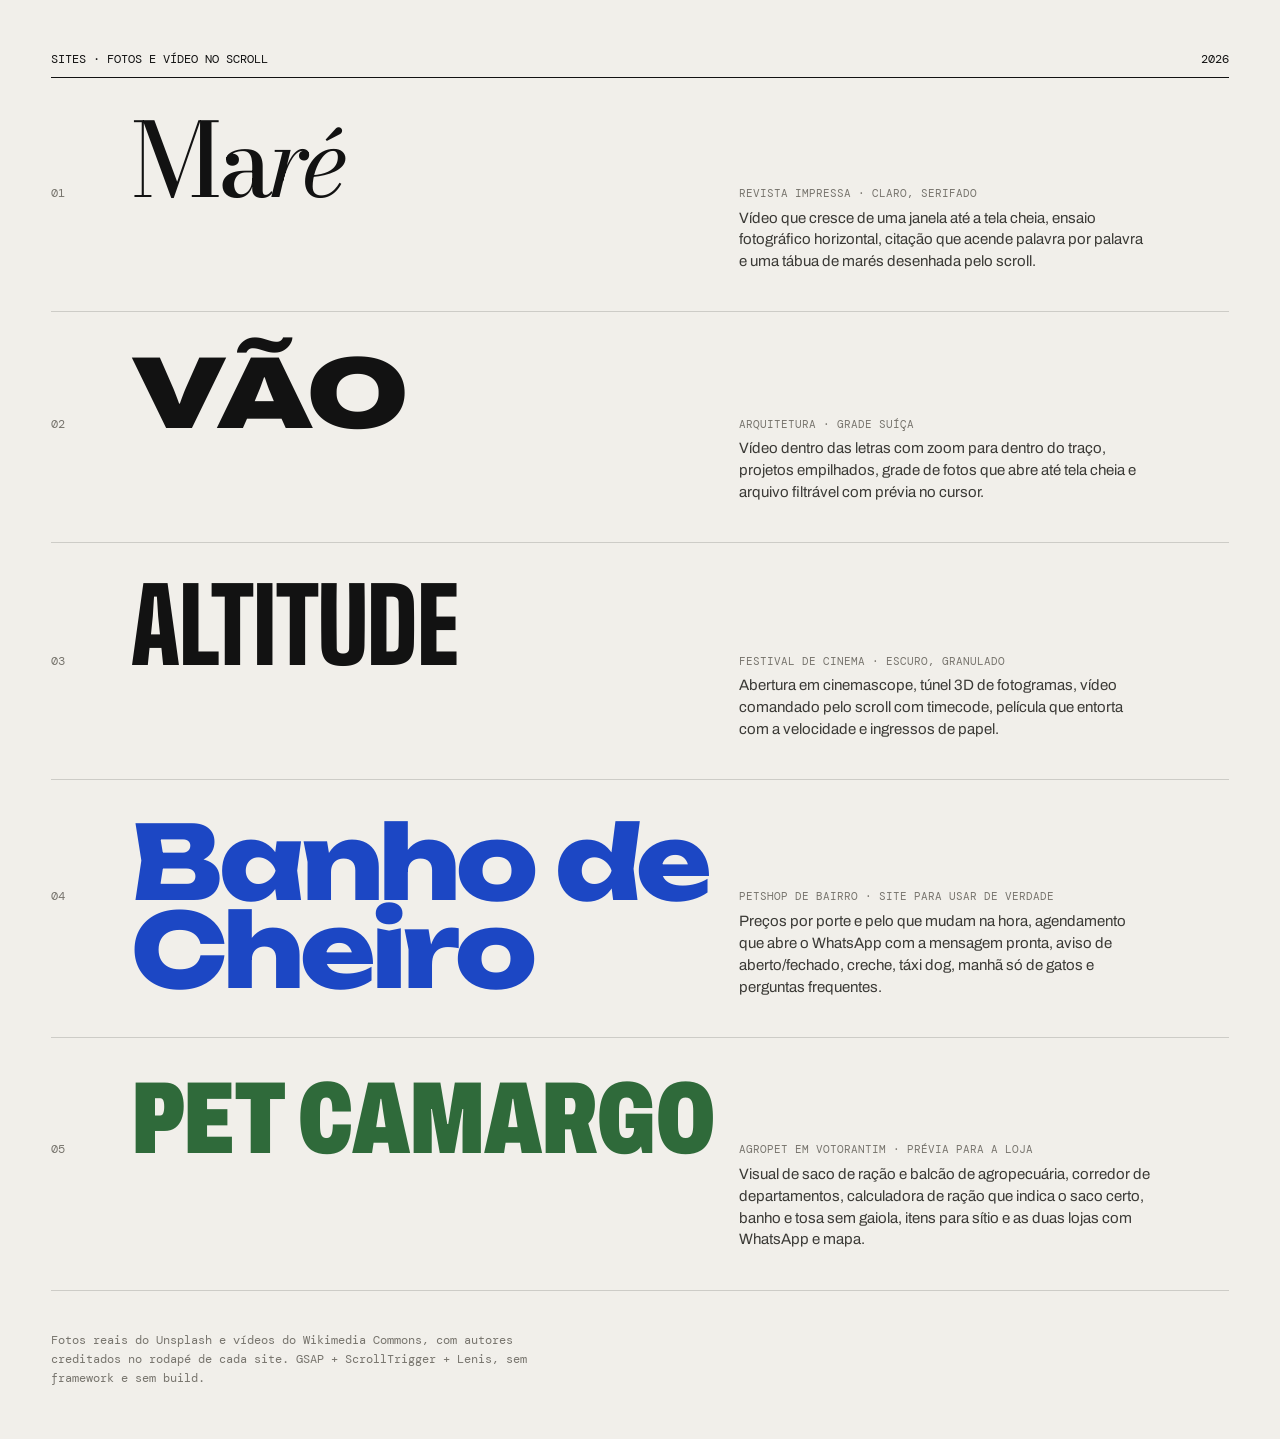
<file: index.html>
<!doctype html>
<html lang="pt-BR">
<head>
<meta charset="utf-8">
<meta name="viewport" content="width=device-width, initial-scale=1">
<title>Três sites</title>
<link rel="stylesheet" href="shared/fonts.css">
<style>
  :root { --bg: #f1efea; --ink: #121212; --mid: #77746d; --line: rgba(0,0,0,.15); }
  * { box-sizing: border-box; }
  body { margin: 0; background: var(--bg); color: var(--ink); font-family: 'Archivo', Arial, sans-serif; padding: clamp(16px, 4vw, 56px); }
  header { display: flex; justify-content: space-between; align-items: baseline; border-bottom: 1px solid var(--ink); padding-bottom: 10px; font-family: 'DM Mono', monospace; font-size: 12px; text-transform: uppercase; }
  ol { list-style: none; margin: 0; padding: 0; }
  li a { display: grid; grid-template-columns: 60px 1.2fr 1fr; gap: 20px; align-items: baseline; padding: clamp(22px, 3vw, 40px) 0; border-bottom: 1px solid var(--line); color: inherit; text-decoration: none; transition: padding .4s cubic-bezier(.2,.7,.2,1); }
  li a:hover { padding-left: 18px; }
  .n { font-family: 'DM Mono', monospace; font-size: 12px; color: var(--mid); }
  .t { font-size: clamp(44px, 8vw, 130px); line-height: .85; letter-spacing: -.04em; }
  .t1 { font-family: 'Bodoni Moda', serif; font-weight: 500; }
  .t1 i { font-weight: 400; }
  .t2 { font-weight: 900; font-stretch: 125%; }
  .t4 { font-family: 'Unbounded', sans-serif; font-weight: 800; letter-spacing: -.04em; color: #1c47c4; }
  .t5 { font-weight: 900; font-stretch: 68%; text-transform: uppercase; color: #2f6a3a; letter-spacing: -.01em; }
  .t3 { font-family: 'Big Shoulders Display', sans-serif; font-weight: 900; text-transform: uppercase; letter-spacing: -.01em; }
  .d { font-size: 15px; line-height: 1.45; color: #3b3a36; max-width: 46ch; }
  .d b { display: block; font-family: 'DM Mono', monospace; font-weight: 400; font-size: 11px; text-transform: uppercase; color: var(--mid); margin-bottom: 6px; }
  footer { margin-top: 40px; font-family: 'DM Mono', monospace; font-size: 12px; color: var(--mid); max-width: 70ch; line-height: 1.6; }
  @media (max-width: 760px) { li a { grid-template-columns: 34px 1fr; } .d { grid-column: 2; } }
</style>
</head>
<body>
<header><span>Sites · fotos e vídeo no scroll</span><span>2026</span></header>
<ol>
  <li><a href="mare/">
    <span class="n">01</span>
    <span class="t t1">Ma<i>ré</i></span>
    <span class="d"><b>Revista impressa · claro, serifado</b>Vídeo que cresce de uma janela até a tela cheia, ensaio fotográfico horizontal, citação que acende palavra por palavra e uma tábua de marés desenhada pelo scroll.</span>
  </a></li>
  <li><a href="vao/">
    <span class="n">02</span>
    <span class="t t2">VÃO</span>
    <span class="d"><b>Arquitetura · grade suíça</b>Vídeo dentro das letras com zoom para dentro do traço, projetos empilhados, grade de fotos que abre até tela cheia e arquivo filtrável com prévia no cursor.</span>
  </a></li>
  <li><a href="altitude/">
    <span class="n">03</span>
    <span class="t t3">Altitude</span>
    <span class="d"><b>Festival de cinema · escuro, granulado</b>Abertura em cinemascope, túnel 3D de fotogramas, vídeo comandado pelo scroll com timecode, película que entorta com a velocidade e ingressos de papel.</span>
  </a></li>
  <li><a href="petshop/">
    <span class="n">04</span>
    <span class="t t4">Banho de Cheiro</span>
    <span class="d"><b>Petshop de bairro · site para usar de verdade</b>Preços por porte e pelo que mudam na hora, agendamento que abre o WhatsApp com a mensagem pronta, aviso de aberto/fechado, creche, táxi dog, manhã só de gatos e perguntas frequentes.</span>
  </a></li>
  <li><a href="petcamargo/">
    <span class="n">05</span>
    <span class="t t5">Pet Camargo</span>
    <span class="d"><b>Agropet em Votorantim · prévia para a loja</b>Visual de saco de ração e balcão de agropecuária, corredor de departamentos, calculadora de ração que indica o saco certo, banho e tosa sem gaiola, itens para sítio e as duas lojas com WhatsApp e mapa.</span>
  </a></li>
</ol>
<footer>Fotos reais do Unsplash e vídeos do Wikimedia Commons, com autores creditados no rodapé de cada site. GSAP + ScrollTrigger + Lenis, sem framework e sem build.</footer>
</body>
</html>
</file>
<file: shared/fonts.css>
/* Fontes servidas localmente (Fontsource / SIL Open Font License) */
@font-face {
  font-family: 'Bodoni Moda';
  font-style: normal;
  font-weight: 400 900;
  font-display: swap;
  src: url('fonts/bodoni-moda-latin-wght-normal.woff2') format('woff2');
}
@font-face {
  font-family: 'Bodoni Moda';
  font-style: italic;
  font-weight: 400 900;
  font-display: swap;
  src: url('fonts/bodoni-moda-latin-wght-italic.woff2') format('woff2');
}
@font-face {
  font-family: 'Newsreader';
  font-style: normal;
  font-weight: 200 800;
  font-display: swap;
  src: url('fonts/newsreader-latin-wght-normal.woff2') format('woff2');
}
@font-face {
  font-family: 'Newsreader';
  font-style: italic;
  font-weight: 200 800;
  font-display: swap;
  src: url('fonts/newsreader-latin-wght-italic.woff2') format('woff2');
}
@font-face {
  font-family: 'IBM Plex Mono';
  font-style: normal;
  font-weight: 400;
  font-display: swap;
  src: url('fonts/ibm-plex-mono-latin-400-normal.woff2') format('woff2');
}
@font-face {
  font-family: 'IBM Plex Mono';
  font-style: normal;
  font-weight: 500;
  font-display: swap;
  src: url('fonts/ibm-plex-mono-latin-500-normal.woff2') format('woff2');
}
@font-face {
  font-family: 'Archivo';
  font-style: normal;
  font-weight: 100 900;
  font-stretch: 62% 125%;
  font-display: swap;
  src: url('fonts/archivo-latin-wdth-normal.woff2') format('woff2');
}
@font-face {
  font-family: 'DM Mono';
  font-style: normal;
  font-weight: 400;
  font-display: swap;
  src: url('fonts/dm-mono-latin-400-normal.woff2') format('woff2');
}
@font-face {
  font-family: 'DM Mono';
  font-style: normal;
  font-weight: 500;
  font-display: swap;
  src: url('fonts/dm-mono-latin-500-normal.woff2') format('woff2');
}
@font-face {
  font-family: 'Big Shoulders Display';
  font-style: normal;
  font-weight: 100 900;
  font-display: swap;
  src: url('fonts/big-shoulders-display-latin-wght-normal.woff2') format('woff2');
}
@font-face {
  font-family: 'Cormorant Garamond';
  font-style: italic;
  font-weight: 400;
  font-display: swap;
  src: url('fonts/cormorant-garamond-latin-400-italic.woff2') format('woff2');
}
@font-face {
  font-family: 'Cormorant Garamond';
  font-style: italic;
  font-weight: 500;
  font-display: swap;
  src: url('fonts/cormorant-garamond-latin-500-italic.woff2') format('woff2');
}
@font-face {
  font-family: 'Barlow';
  font-style: normal;
  font-weight: 400;
  font-display: swap;
  src: url('fonts/barlow-latin-400-normal.woff2') format('woff2');
}
@font-face {
  font-family: 'Barlow';
  font-style: normal;
  font-weight: 500;
  font-display: swap;
  src: url('fonts/barlow-latin-500-normal.woff2') format('woff2');
}
@font-face {
  font-family: 'Unbounded';
  font-style: normal;
  font-weight: 200 900;
  font-display: swap;
  src: url('fonts/unbounded-latin-wght-normal.woff2') format('woff2');
}
@font-face {
  font-family: 'Figtree';
  font-style: normal;
  font-weight: 300 900;
  font-display: swap;
  src: url('fonts/figtree-latin-wght-normal.woff2') format('woff2');
}
@font-face {
  font-family: 'Figtree';
  font-style: italic;
  font-weight: 300 900;
  font-display: swap;
  src: url('fonts/figtree-latin-wght-italic.woff2') format('woff2');
}
</file>
